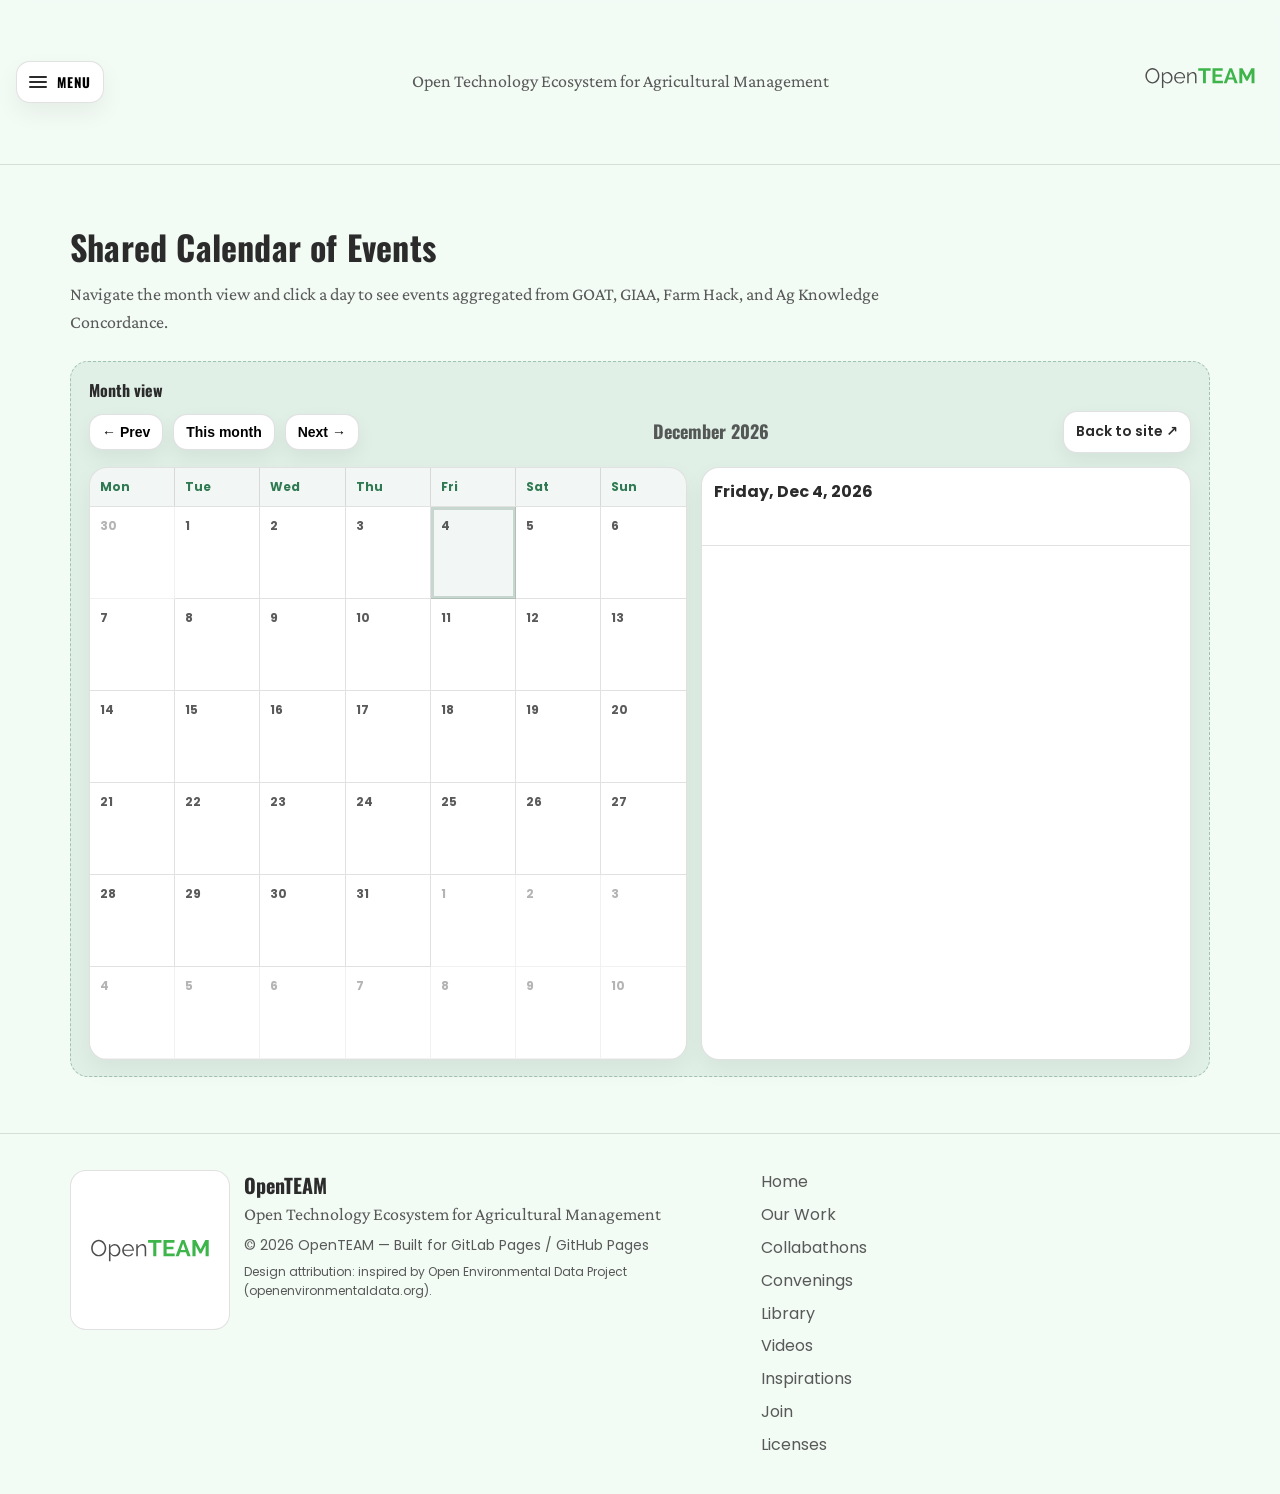
<file: calendar.html>
<!DOCTYPE html>

<html lang="en">
<head>
<meta charset="utf-8"/>
<meta content="width=device-width,initial-scale=1" name="viewport"/>
<title>OpenTEAM — Open Technology Ecosystem for Agricultural Management</title>
<meta content="OpenTEAM is a collaborative ecosystem of open-source tools, data practices, and community convenings that help farmers, ranchers, and land stewards manage land regeneratively." name="description"/>
<meta content="OpenTEAM" property="og:title"/>
<meta content="Open Technology Ecosystem for Agricultural Management" property="og:description"/>
<meta content="assets/bg_malawi.jpg" property="og:image"/>
<meta content="summary_large_image" name="twitter:card"/>
<link href="https://fonts.googleapis.com" rel="preconnect"/>
<link crossorigin="" href="https://fonts.gstatic.com" rel="preconnect"/>
<link href="https://fonts.googleapis.com/css2?family=Oswald:wght@300;400;600;700&amp;family=Crimson+Pro:ital,wght@0,300;0,400;0,600;1,400&amp;family=Poppins:wght@300;400;500;600;700&amp;display=swap" rel="stylesheet"/>
<link href="styles.css" rel="stylesheet"/>
</head>
<body id="top">
<a class="skip-link" href="#main">Skip to content</a>
<!-- OEDP-inspired: sticky header + over-left drawer -->
<header class="nav-shell" role="banner">
<button aria-controls="drawer" aria-expanded="false" class="menu-button" id="menuButton">
<span aria-hidden="true" class="menu-icon"><span></span></span>
<span class="menu-label">MENU</span>
</button>
<div class="nav-title">
<div class="nav-title-text">Open Technology Ecosystem for Agricultural Management</div>
</div>
<div aria-hidden="true" class="nav-logo">
<img alt="" src="assets/openteam_logo.svg"/>
</div>
</header>
<aside aria-hidden="true" class="drawer" id="drawer">
<div class="drawer-inner">
<div class="drawer-top">
<div class="drawer-mark">
<img alt="OpenTEAM logo" src="assets/openteam_logo.svg"/>
</div>
<div class="drawer-vertical">OpenTEAM</div>
<button aria-label="Close menu" class="drawer-close" id="drawerClose">✕</button>
</div>
<nav aria-label="Site" class="drawer-links">
<a class="drawer-link" href="index.html#home">HOME</a>
<a class="drawer-link" href="index.html#initiatives">INITIATIVES</a>
<a class="drawer-link" href="index.html#pilots">COLLABATHONS</a>
<a class="drawer-link" href="index.html#convenings">CONVENINGS</a>
<a class="drawer-link" href="index.html#library">TOOLS, COMMUNITIES &amp; PLATFORMS</a>
<a class="drawer-link" href="videos.html">VIDEOS</a>
<a class="drawer-link" href="index.html#reading">INSPIRATIONS</a>
<a class="drawer-link" href="index.html#join">JOIN</a>
<a class="drawer-link" href="licenses.html">LICENSES</a>
</nav>
<div class="drawer-meta">
<div class="drawer-meta-title">Contact</div>
<a class="drawer-meta-link" href="https://www.hylo.com/groups/openteamgroups/openteam" rel="noopener" target="_blank">Connect on Hylo ↗</a>
</div>
</div>
</aside>
<div aria-hidden="true" class="scrim" id="scrim"></div>
<main id="main">
<section class="section" id="calendar-page">
<div class="container">
<div class="section-head">
<h2>Shared Calendar of Events</h2>
<p>Navigate the month view and click a day to see events aggregated from GOAT, GIAA, Farm Hack, and Ag Knowledge Concordance.</p>
</div>
<div class="callout" style="margin-top: 14px;">
<div class="callout-title">Month view</div>
<div class="callout-body">
<div class="calpage-nav" style="display:flex; justify-content:space-between; align-items:center; gap:12px; flex-wrap:wrap; margin: 8px 0 14px 0;">
<div style="display:flex; gap:10px; flex-wrap:wrap;">
<button class="btn small" id="calPrev" type="button">← Prev</button>
<button class="btn small" id="calToday" type="button">This month</button>
<button class="btn small" id="calNext" type="button">Next →</button>
</div>
<div id="calMonthTitle" style="font-family: Oswald; font-weight:700; font-size: 18px;">...</div>
<div style="display:flex; gap:10px; flex-wrap:wrap;">
<a class="btn small" href="index.html#events">Back to site ↗</a>
</div>
</div>
<div class="calpage-layout" style="display:grid; grid-template-columns: 1.1fr 0.9fr; gap: 14px;">
<div class="panel" style="padding:0; overflow:hidden;">
<div id="calDow" style="display:grid; grid-template-columns: repeat(7, minmax(0,1fr)); border-bottom:1px solid var(--border);"></div>
<div id="calGrid" style="display:grid; grid-template-columns: repeat(7, minmax(0,1fr));"></div>
</div>
<div class="panel" style="padding:0; overflow:hidden;">
<div style="padding: 12px 12px; border-bottom:1px solid var(--border);">
<div id="calDayTitle" style="font-weight:700;">Select a day</div>
<div class="muted" id="calDaySub" style="margin-top: 4px;">Events will appear here.</div>
</div>
<div id="calDayList" style="padding: 12px 12px; display:grid; gap: 10px;"></div>
</div>
</div>
</div>
</div>
</div>
</section>
<style>
    @media (max-width: 980px){
      .calpage-layout{ grid-template-columns: 1fr !important; }
    }
    .calcell{
      min-height: 92px;
      padding: 10px;
      border-right:1px solid var(--border);
      border-bottom:1px solid var(--border);
      cursor:pointer;
      background: #fff;
    }
    .calcell:nth-child(7n){ border-right:none; }
    .calcell.other{ opacity: .45; }
    .calcell.selected{ outline: 3px solid rgba(45,106,79,0.22); outline-offset: -3px; background: rgba(45,106,79,0.06); }
    .calnum{ font-size: 12px; font-weight:700; color: var(--muted); }
    .caldots{ display:flex; gap:6px; flex-wrap:wrap; margin-top: 8px; }
    .caldot{ width: 8px; height:8px; border-radius: 99px; background: rgba(43,43,43,0.18); }
    .caldow{
      padding: 10px;
      font-size: 12px;
      font-weight: 700;
      color: var(--accent);
      background: rgba(45,106,79,0.06);
      border-right:1px solid var(--border);
    }
    .caldow:nth-child(7){ border-right:none; }
    .evitem{ border: 1px solid var(--border); border-radius: 16px; padding: 12px; background:#fff; }
    .evitem-title{ font-weight:700; }
    .evitem-when{ margin-top: 6px; font-size: 12px; color: var(--muted); }
    .evitem-tags{ display:flex; gap: 8px; flex-wrap:wrap; margin-top: 10px; }
    .evitem a{ text-decoration:none; color: var(--accent); font-weight:700; }
    .evitem a:hover{ text-decoration:underline; }
  </style>
<script>
    (function(){
      const DOW = ['Mon','Tue','Wed','Thu','Fri','Sat','Sun'];
      const els = {
        monthTitle: document.getElementById('calMonthTitle'),
        dow: document.getElementById('calDow'),
        grid: document.getElementById('calGrid'),
        dayTitle: document.getElementById('calDayTitle'),
        daySub: document.getElementById('calDaySub'),
        dayList: document.getElementById('calDayList'),
        prev: document.getElementById('calPrev'),
        next: document.getElementById('calNext'),
        today: document.getElementById('calToday'),
      };

      let events = [];
      let cursor = startOfMonth(new Date());
      let selected = null;

      function startOfMonth(d){
        return new Date(Date.UTC(d.getUTCFullYear(), d.getUTCMonth(), 1));
      }
      function monthLabel(d){
        return d.toLocaleString(undefined, { month:'long', year:'numeric' });
      }
      function ymd(d){
        const yyyy = d.getUTCFullYear();
        const mm = String(d.getUTCMonth()+1).padStart(2,'0');
        const dd = String(d.getUTCDate()).padStart(2,'0');
        return `${yyyy}-${mm}-${dd}`;
      }
      function sameDay(a,b){ return ymd(a) === ymd(b); }

      function eventsOnDay(day){
        const k = ymd(day);
        return events.filter(e => (e.start||'').slice(0,10) === k)
          .sort((a,b)=> new Date(a.start).getTime() - new Date(b.start).getTime());
      }

      function renderSelected(){
        if(!selected) return;
        const evs = eventsOnDay(selected);
        els.dayTitle.textContent = selected.toLocaleString(undefined, { weekday:'long', year:'numeric', month:'short', day:'numeric' });
        els.daySub.textContent = evs.length ? `${evs.length} event(s)` : 'No events on this day.';
        els.dayList.innerHTML = evs.map(ev => {
          const t = new Date(ev.start).toLocaleTimeString(undefined, { hour:'2-digit', minute:'2-digit' });
          const tags = [ev.source, ...(ev.tags||[])].filter(Boolean).slice(0,4)
            .map(x=>`<span class="wg-pill">${escapeHtml(x)}</span>`).join('');
          return `
            <div class="evitem">
              <div class="evitem-title">${escapeHtml(ev.title||'Untitled event')}</div>
              <div class="evitem-when">${escapeHtml(t)}${ev.location ? ' • ' + escapeHtml(ev.location) : ''}</div>
              <div class="evitem-tags">${tags}</div>
              <div style="margin-top:10px;">${ev.url ? `<a href="${escapeHtml(ev.url)}" target="_blank" rel="noopener">Open event ↗</a>` : ''}</div>
            </div>`;
        }).join('');
      }

      function escapeHtml(s){
        return (s ?? '').toString()
          .replaceAll('&','&amp;')
          .replaceAll('<','&lt;')
          .replaceAll('>','&gt;')
          .replaceAll('"','&quot;')
          .replaceAll("'",'&#039;');
      }

      function render(){
        els.monthTitle.textContent = monthLabel(cursor);
        els.dow.innerHTML = DOW.map((d,i)=>`<div class="caldow">${d}</div>`).join('');

        const first = new Date(Date.UTC(cursor.getUTCFullYear(), cursor.getUTCMonth(), 1));
        const firstDow = (first.getUTCDay()+6)%7; // Mon=0
        const gridStart = new Date(first);
        gridStart.setUTCDate(first.getUTCDate() - firstDow);

        const days = [];
        for(let i=0;i<42;i++){
          const d = new Date(gridStart);
          d.setUTCDate(gridStart.getUTCDate()+i);
          days.push(d);
        }

        els.grid.innerHTML = days.map(d => {
          const isOther = d.getUTCMonth() !== cursor.getUTCMonth();
          const evs = eventsOnDay(d);
          const dots = evs.slice(0,5).map(()=>`<span class="caldot"></span>`).join('');
          const sel = selected && sameDay(d, selected);
          return `<div class="calcell ${isOther?'other':''} ${sel?'selected':''}" data-ymd="${ymd(d)}">
            <div class="calnum">${d.getUTCDate()}</div>
            <div class="caldots">${dots}</div>
          </div>`;
        }).join('');

        els.grid.querySelectorAll('.calcell').forEach(cell => {
          cell.addEventListener('click', () => {
            const [Y,M,D] = cell.getAttribute('data-ymd').split('-').map(Number);
            selected = new Date(Date.UTC(Y, M-1, D));
            renderSelected();
            render();
          });
        });

        if(!selected){
          const now = new Date();
          if(now.getUTCMonth()===cursor.getUTCMonth() && now.getUTCFullYear()===cursor.getUTCFullYear()){
            selected = new Date(Date.UTC(now.getUTCFullYear(), now.getUTCMonth(), now.getUTCDate()));
            renderSelected();
            render();
          }
        }
      }

      els.prev.addEventListener('click', () => { cursor = new Date(Date.UTC(cursor.getUTCFullYear(), cursor.getUTCMonth()-1, 1)); selected = null; render(); });
      els.next.addEventListener('click', () => { cursor = new Date(Date.UTC(cursor.getUTCFullYear(), cursor.getUTCMonth()+1, 1)); selected = null; render(); });
      els.today.addEventListener('click', () => { cursor = startOfMonth(new Date()); selected = null; render(); });

      fetch('data/events.json', { cache:'no-store' })
        .then(r => r.ok ? r.json() : Promise.reject(new Error('events.json not found')))
        .then(json => { events = Array.isArray(json) ? json : (json.items || []); render(); })
        .catch(err => { console.error(err); els.monthTitle.textContent = 'Could not load events.'; });
    })();
  </script>
</main>
<footer class="footer">
<div class="container footer-grid">
<div class="footer-brand">
<img alt="OpenTEAM logo" class="footer-logo" src="assets/openteam_logo.svg"/>
<div>
<div class="footer-title">OpenTEAM</div>
<div class="footer-subtitle">Open Technology Ecosystem for Agricultural Management</div>
<div class="footer-meta">© <span id="year"></span> OpenTEAM — Built for GitLab Pages / GitHub Pages</div>
<div class="footer-meta small">Design attribution: inspired by Open Environmental Data Project (openenvironmentaldata.org).</div>
</div>
</div>
<div class="footer-links">
<a href="index.html#home">Home</a>
<a href="index.html#initiatives">Our Work</a>
<a href="index.html#pilots">Collabathons</a>
<a href="index.html#convenings">Convenings</a>
<a href="index.html#library">Library</a>
<a href="videos.html">Videos</a>
<a href="index.html#reading">Inspirations</a>
<a href="index.html#join">Join</a>
<a href="licenses.html">Licenses</a>
</div>
</div>
</footer>
<script src="script.js"></script>
</body>
</html>
</file>
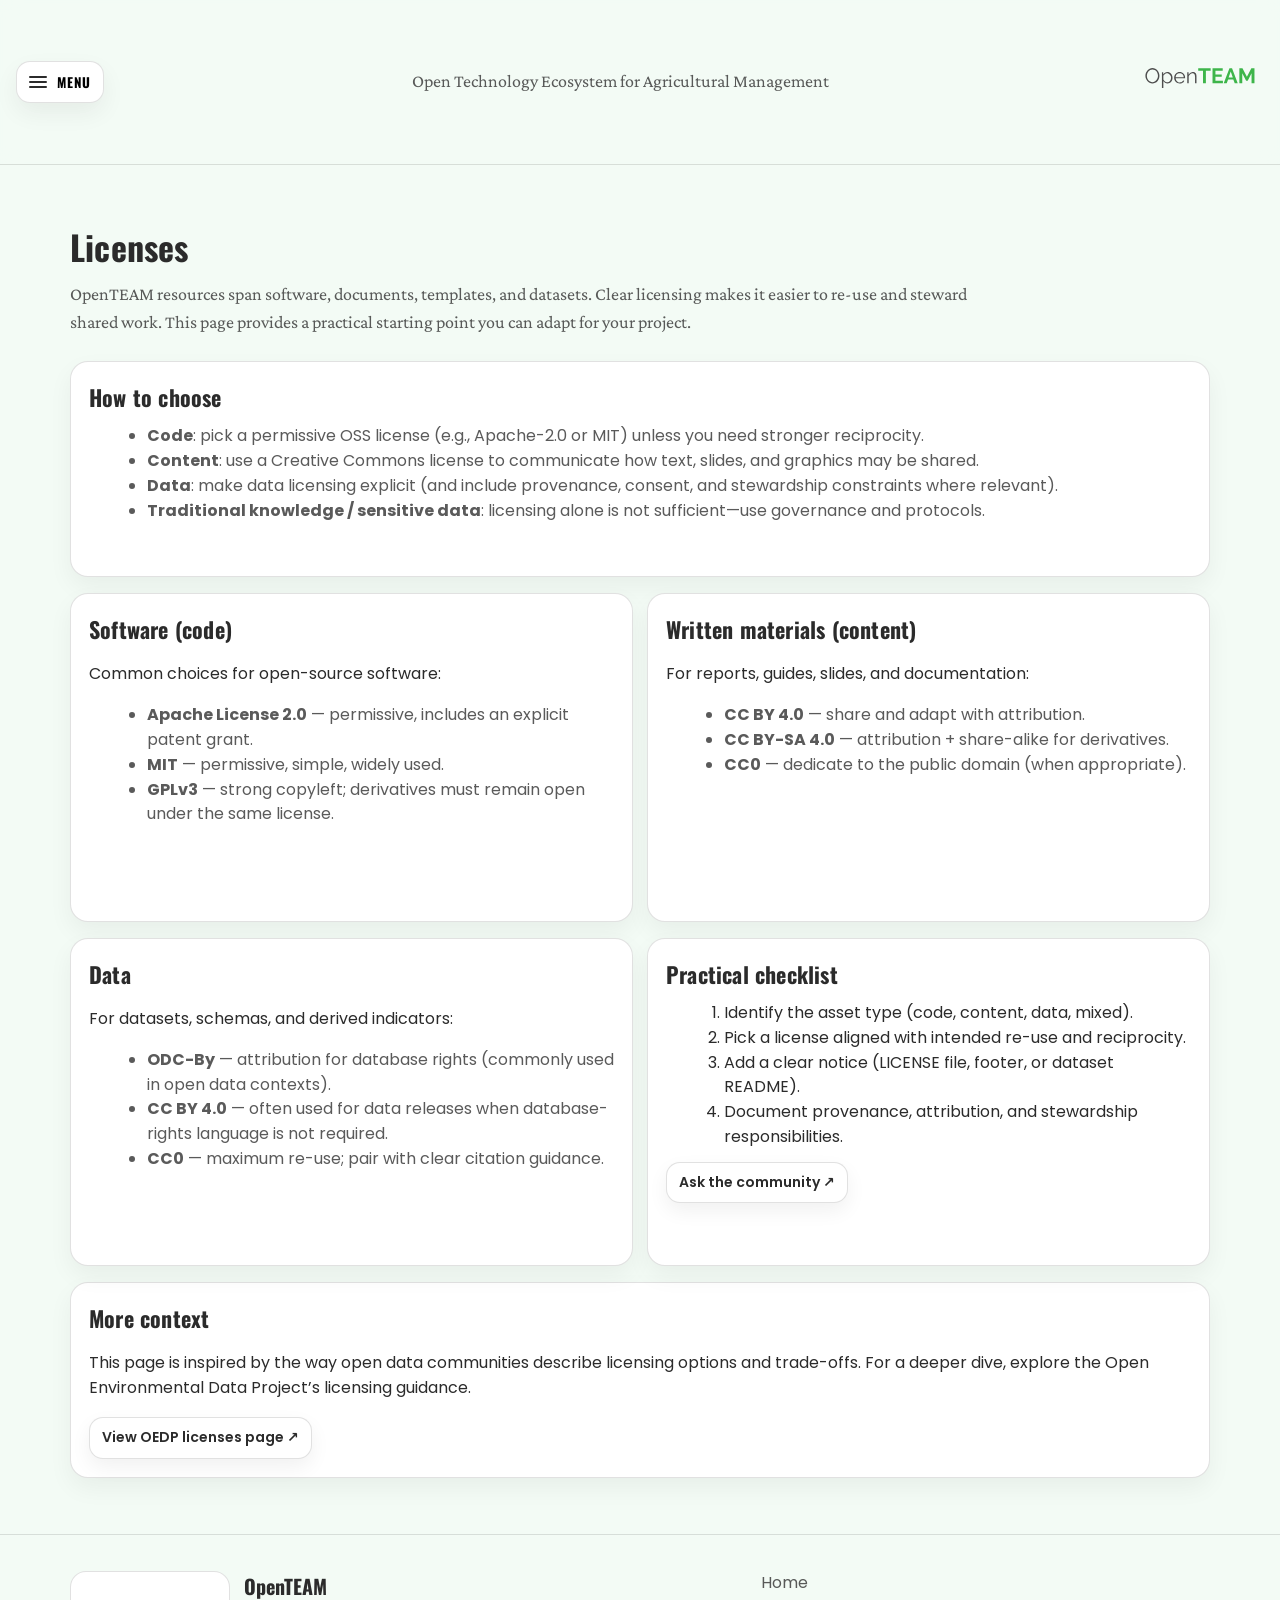
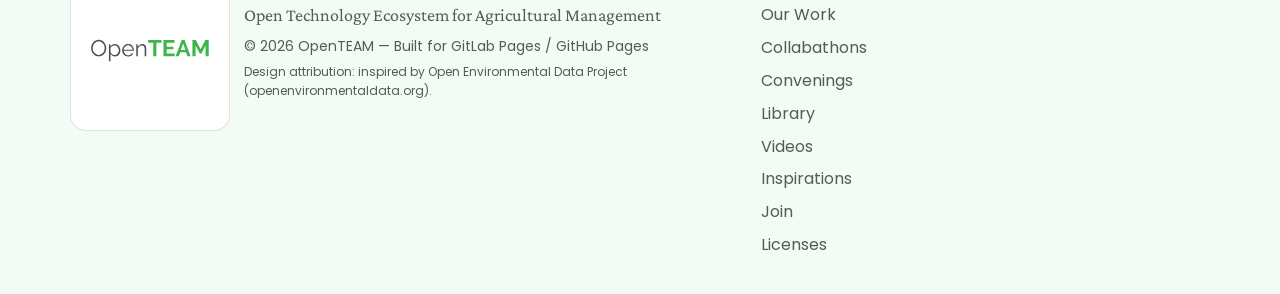
<file: licenses.html>
<!DOCTYPE html>

<html lang="en">
<head>
<meta charset="utf-8"/>
<meta content="width=device-width,initial-scale=1" name="viewport"/>
<title>OpenTEAM — Licenses</title>
<meta content="OpenTEAM licensing guidance for code, content, and data, adapted from common open licensing practices." name="description"/>
<meta content="OpenTEAM Licenses" property="og:title"/>
<meta content="Licenses and re-use guidance for OpenTEAM resources" property="og:description"/>
<meta content="assets/bg_malawi.jpg" property="og:image"/>
<meta content="summary_large_image" name="twitter:card"/>
<link href="https://fonts.googleapis.com" rel="preconnect"/>
<link crossorigin="" href="https://fonts.gstatic.com" rel="preconnect"/>
<link href="https://fonts.googleapis.com/css2?family=Oswald:wght@300;400;600;700&amp;family=Crimson+Pro:ital,wght@0,300;0,400;0,600;1,400&amp;family=Poppins:wght@300;400;500;600;700&amp;display=swap" rel="stylesheet"/>
<link href="styles.css" rel="stylesheet"/>
</head>
<body id="top">
<a class="skip-link" href="#main">Skip to content</a>
<header class="nav-shell" role="banner">
<button aria-controls="drawer" aria-expanded="false" class="menu-button" id="menuButton">
<span aria-hidden="true" class="menu-icon"><span></span></span>
<span class="menu-label">MENU</span>
</button>
<div class="nav-title">
<div class="nav-title-text">Open Technology Ecosystem for Agricultural Management</div>
</div>
<div aria-hidden="true" class="nav-logo">
<img alt="" src="assets/openteam_logo.svg"/>
</div>
</header>
<aside aria-hidden="true" class="drawer" id="drawer">
<div class="drawer-inner">
<div class="drawer-top">
<div class="drawer-mark">
<img alt="OpenTEAM logo" src="assets/openteam_logo.svg"/>
</div>
<div class="drawer-vertical">OpenTEAM</div>
<button aria-label="Close menu" class="drawer-close" id="drawerClose">✕</button>
</div>
<nav aria-label="Site" class="drawer-links">
<a class="drawer-link" href="index.html#home">HOME</a>
<a class="drawer-link" href="index.html#initiatives">INITIATIVES</a>
<a class="drawer-link" href="index.html#pilots">COLLABATHONS</a>
<a class="drawer-link" href="index.html#convenings">CONVENINGS</a>
<a class="drawer-link" href="index.html#library">TOOLS, COMMUNITIES &amp; PLATFORMS</a>
<a class="drawer-link" href="index.html#reading">INSPIRATIONS</a>
<a class="drawer-link" href="index.html#join">JOIN</a>
<a class="drawer-link" href="videos.html">VIDEOS</a>
<a class="drawer-link" href="licenses.html">LICENSES</a>
</nav>
<div class="drawer-meta">
<div class="drawer-meta-title">Contact</div>
<a class="drawer-meta-link" href="https://www.hylo.com/groups/openteamgroups/openteam" rel="noopener" target="_blank">Connect on Hylo ↗</a>
</div>
</div>
</aside>
<div aria-hidden="true" class="scrim" id="scrim"></div>
<main id="main">
<section class="section" id="licenses-page">
<div class="container">
<div class="section-head">
<h2>Licenses</h2>
<p>
            OpenTEAM resources span software, documents, templates, and datasets. Clear licensing makes it easier to re-use and steward shared work.
            This page provides a practical starting point you can adapt for your project.
          </p>
</div>
<article class="panel" style="margin-top: 14px;">
<h3 style="margin-top:0;">How to choose</h3>
<ul style="margin: 10px 0 0 18px;">
<li><strong>Code</strong>: pick a permissive OSS license (e.g., Apache-2.0 or MIT) unless you need stronger reciprocity.</li>
<li><strong>Content</strong>: use a Creative Commons license to communicate how text, slides, and graphics may be shared.</li>
<li><strong>Data</strong>: make data licensing explicit (and include provenance, consent, and stewardship constraints where relevant).</li>
<li><strong>Traditional knowledge / sensitive data</strong>: licensing alone is not sufficient—use governance and protocols.</li>
</ul>
<div class="muted" style="margin-top: 10px;">
            Note: This is guidance, not legal advice. If you have questions about compliance or rights, consult counsel.
          </div>
</article>
<div class="split" style="margin-top: 16px;">
<article class="panel">
<h3>Software (code)</h3>
<p>Common choices for open-source software:</p>
<ul style="margin: 10px 0 0 18px;">
<li><strong>Apache License 2.0</strong> — permissive, includes an explicit patent grant.</li>
<li><strong>MIT</strong> — permissive, simple, widely used.</li>
<li><strong>GPLv3</strong> — strong copyleft; derivatives must remain open under the same license.</li>
</ul>
<p class="muted" style="margin-top: 10px;">Include a LICENSE file in your repository and add SPDX identifiers (e.g., <code>Apache-2.0</code>).</p>
</article>
<article class="panel">
<h3>Written materials (content)</h3>
<p>For reports, guides, slides, and documentation:</p>
<ul style="margin: 10px 0 0 18px;">
<li><strong>CC BY 4.0</strong> — share and adapt with attribution.</li>
<li><strong>CC BY-SA 4.0</strong> — attribution + share-alike for derivatives.</li>
<li><strong>CC0</strong> — dedicate to the public domain (when appropriate).</li>
</ul>
<p class="muted" style="margin-top: 10px;">If you include third-party images or text, ensure you have rights to relicense them.</p>
</article>
</div>
<div class="split" style="margin-top: 16px;">
<article class="panel">
<h3>Data</h3>
<p>For datasets, schemas, and derived indicators:</p>
<ul style="margin: 10px 0 0 18px;">
<li><strong>ODC-By</strong> — attribution for database rights (commonly used in open data contexts).</li>
<li><strong>CC BY 4.0</strong> — often used for data releases when database-rights language is not required.</li>
<li><strong>CC0</strong> — maximum re-use; pair with clear citation guidance.</li>
</ul>
<p class="muted" style="margin-top: 10px;">Always include metadata: who created it, when, how collected, and any constraints.</p>
</article>
<article class="panel">
<h3>Practical checklist</h3>
<ol style="margin: 10px 0 0 18px;">
<li>Identify the asset type (code, content, data, mixed).</li>
<li>Pick a license aligned with intended re-use and reciprocity.</li>
<li>Add a clear notice (LICENSE file, footer, or dataset README).</li>
<li>Document provenance, attribution, and stewardship responsibilities.</li>
</ol>
<div style="margin-top: 12px;">
<a class="btn small" href="index.html#join">Ask the community ↗</a>
</div>
</article>
</div>
<article class="panel" style="margin-top: 16px;">
<h3 style="margin-top:0;">More context</h3>
<p>
            This page is inspired by the way open data communities describe licensing options and trade-offs.
            For a deeper dive, explore the Open Environmental Data Project’s licensing guidance.
          </p>
<div style="margin-top: 12px;">
<a class="btn small" href="https://www.openenvironmentaldata.org/licenses" rel="noopener" target="_blank">View OEDP licenses page ↗</a>
</div>
</article>
</div>
</section>
</main>
<footer class="footer">
<div class="container footer-grid">
<div class="footer-brand">
<img alt="OpenTEAM logo" class="footer-logo" src="assets/openteam_logo.svg"/>
<div>
<div class="footer-title">OpenTEAM</div>
<div class="footer-subtitle">Open Technology Ecosystem for Agricultural Management</div>
<div class="footer-meta">© <span id="year"></span> OpenTEAM — Built for GitLab Pages / GitHub Pages</div>
<div class="footer-meta small">Design attribution: inspired by Open Environmental Data Project (openenvironmentaldata.org).</div>
</div>
</div>
<div class="footer-links">
<a href="index.html#home">Home</a>
<a href="index.html#initiatives">Our Work</a>
<a href="index.html#pilots">Collabathons</a>
<a href="index.html#convenings">Convenings</a>
<a href="index.html#library">Library</a>
<a href="videos.html">Videos</a>
<a href="index.html#reading">Inspirations</a>
<a href="index.html#join">Join</a>
<a href="licenses.html">Licenses</a>
</div>
</div>
</footer>
<script src="script.js"></script>
</body>
</html>
</file>
<file: styles.css>
/* OEDP-inspired layout + typography, adapted for OpenTEAM on GitLab/GitHub Pages */
:root{
  /* Light green theme */
  --bg: #f3fbf5;
  --bg-alt: #e7f5ea;
  --text: #2b2b2b;
  --muted: rgba(43,43,43,0.78);
  --border: rgba(43,43,43,0.14);
  --shadow: 0 14px 40px rgba(0,0,0,0.08);

  /* Accent greens (slightly lighter for more pop on pale background) */
  --accent: #2f7a52;
  --accent-2: #4fb57c;

  --menu-bg: #2b2b2b;
  --menu-text: #ffffff;

  --radius: 18px;
  --container: 1140px;
  --space-2: 16px;
  --space-3: 24px;
  --space-4: 36px;
  --space-5: 56px;
}

*{box-sizing:border-box}
html{scroll-behavior:smooth}
body{
  margin:0;
  background:var(--bg);
  color:var(--text);
  font-family: "Poppins", system-ui, -apple-system, Segoe UI, Roboto, Helvetica, Arial;
  line-height:1.55;
}
a{color:var(--text); text-decoration-color: rgba(43,43,43,0.35); text-underline-offset: 2px;}
a:hover{opacity:0.92}
h2, h3{font-family: "Oswald", system-ui, sans-serif; letter-spacing: 0.2px;}
h2{font-size: 34px; margin:0 0 8px 0;}
h3{font-size: 22px; margin:0 0 10px 0;}

.container{
  width:min(var(--container), calc(100% - 2*var(--space-3)));
  margin-inline:auto;
}
.skip-link{
  position:absolute; left:-9999px; top:auto; width:1px; height:1px; overflow:hidden;
}
.skip-link:focus{
  left: var(--space-3); top: var(--space-3);
  width:auto; height:auto; padding: 10px 12px;
  background: white; border:1px solid var(--border); border-radius: 12px; z-index: 1000;
}

/* NAV */
.nav-shell{
  position:sticky;
  top:0;
  z-index: 60;
  display:flex;
  align-items:center;
  justify-content:space-between;
  padding: 14px 16px;
  background: rgba(243,251,245,0.86);
  backdrop-filter: blur(10px);
  border-bottom: 1px solid var(--border);
}
.menu-button{
  display:flex; align-items:center; gap: 10px;
  border: 1px solid var(--border);
  background: white;
  padding: 10px 12px;
  border-radius: 14px;
  box-shadow: 0 10px 24px rgba(0,0,0,0.06);
  cursor:pointer;
}
.menu-icon{
  width: 18px; height: 12px; position:relative; display:inline-block;
}
.menu-icon::before, .menu-icon::after, .menu-icon span{
  content:"";
  position:absolute; left:0; right:0;
  height:2px; background: var(--text); border-radius: 2px;
}
.menu-icon::before{top:0}
.menu-icon::after{bottom:0}
.menu-icon span{top:50%; transform: translateY(-50%);}
.menu-label{
  font-family: "Oswald", system-ui, sans-serif;
  font-weight:700;
  letter-spacing: 0.08em;
}
.nav-title-text{
  font-family: "Crimson Pro", serif;
  font-size: 18px;
  color: var(--muted);
}
.nav-logo img{
  width: 128px; height: 128px;
  object-fit: contain;
}

/* Drawer */
.drawer{
  position:fixed;
  top:0; left:0;
  width: 360px;
  max-width: 86vw;
  height: 100vh;
  background: var(--menu-bg);
  color: var(--menu-text);
  transform: translateX(-110%);
  transition: transform 240ms ease;
  z-index: 100;
  border-right: 1px solid rgba(255,255,255,0.12);
}
.drawer.open{transform: translateX(0);}
.drawer-inner{height:100%; padding: 18px 18px 22px 18px; display:flex; flex-direction:column; gap: 18px;}
.drawer-top{
  display:flex; align-items:flex-start; justify-content:space-between; gap: 12px;
  position:relative;
}
.drawer-mark img{
  width: 96px; height: 96px; object-fit: contain;
  background: rgba(255,255,255,0.92);
  border-radius: 18px;
  padding: 10px;
}
.drawer-close{
  border: 1px solid rgba(255,255,255,0.18);
  background: transparent;
  color: var(--menu-text);
  border-radius: 12px;
  padding: 8px 10px;
  cursor:pointer;
  font-size: 16px;
}
.drawer-vertical{
  position:absolute;
  left: 108px;
  top: 10px;
  writing-mode: vertical-rl;
  transform: rotate(180deg);
  font-family: "Oswald", system-ui, sans-serif;
  letter-spacing: 0.10em;
  text-transform: uppercase;
  font-size: 12px;
  color: rgba(255,255,255,0.86);
  pointer-events:none;
}
.drawer-links{
  display:flex;
  flex-direction:column;
  gap: 10px;
  margin-top: 8px;
}
.drawer-link{
  display:block;
  padding: 12px 12px;
  border-radius: 14px;
  color: var(--menu-text);
  text-decoration:none;
  font-family: "Oswald", system-ui, sans-serif;
  font-weight: 700;
  letter-spacing: 0.06em;
}
.drawer-link:hover{background: rgba(255,255,255,0.08); opacity:1;}
.drawer-meta{margin-top:auto; padding-top: 12px; border-top: 1px solid rgba(255,255,255,0.12);}
.drawer-meta-title{font-family:"Oswald"; letter-spacing: 0.08em; text-transform: uppercase; font-size: 12px; color: rgba(255,255,255,0.78);}
.drawer-meta-link{display:inline-block; margin-top: 6px; color: rgba(255,255,255,0.95); text-decoration:none;}
.drawer-meta-link:hover{opacity:0.9;}

.scrim{
  position:fixed;
  inset:0;
  background: rgba(0,0,0,0.35);
  opacity:0;
  pointer-events:none;
  transition: opacity 200ms ease;
  z-index: 90;
}
.scrim.open{opacity:1; pointer-events:auto;}

/* HERO */
.hero{padding: var(--space-5) 0;}
.hero-grid{
  display:grid;
  grid-template-columns: 1.05fr 0.95fr;
  gap: var(--space-4);
  align-items:start;
}
.feature-head{
  font-family: "Oswald", system-ui, sans-serif;
  font-weight: 700;
  font-size: clamp(34px, 4vw, 54px);
  line-height: 1.05;
  margin:0 0 var(--space-2) 0;
}
.feature-sub{
  margin:0 0 var(--space-3) 0;
  color: var(--muted);
  font-family: "Crimson Pro", serif;
  font-size: 19px;
  max-width: 68ch;
}
.hero-ctas{display:flex; gap: 12px; flex-wrap:wrap; margin-bottom: var(--space-3);}
.btn{
  display:inline-flex;
  align-items:center;
  justify-content:center;
  padding: 10px 14px;
  border-radius: 14px;
  border: 1px solid var(--border);
  background: white;
  text-decoration:none;
  font-weight: 600;
  box-shadow: 0 8px 20px rgba(0,0,0,0.06);
}
.btn.primary{
  color: white;
  border: 1px solid rgba(0,0,0,0.05);
  background: linear-gradient(180deg, var(--accent-2), var(--accent));
}
.btn.small{padding: 9px 12px; font-size: 14px;}
.hero-notes{display:grid; grid-template-columns: 1fr 1fr; gap: 12px;}
.note{
  background: rgba(255,255,255,0.72);
  border: 1px solid var(--border);
  border-radius: var(--radius);
  padding: 14px;
}
.note-title{font-family:"Oswald"; font-weight:700; letter-spacing:0.02em;}
.note-body{color: var(--muted); font-size: 14px;}

.tile-grid{
  display:grid;
  grid-template-columns: 1fr 1fr;
  gap: 12px;
}
.tile{
  display:block;
  border: 1px solid rgba(255,255,255,0.15);
  border-radius: var(--radius);
  padding: 16px;
  text-decoration:none;
  color: white;
  position:relative;
  overflow:hidden;
  box-shadow: var(--shadow);
  min-height: 132px;
}
.tile::before{
  content:"";
  position:absolute; inset:0;
  background: rgba(0,0,0,0.38);
}
.tile > *{position:relative; z-index:1;}
.tile-top{display:flex; align-items:flex-start; justify-content:space-between; gap: 10px;}
.tile-title{font-family:"Oswald"; font-size: 20px; font-weight:700;}
.tile-arrow{font-size: 18px;}
.tile-desc{margin-top: 8px; color: rgba(255,255,255,0.90); font-size: 13px; line-height:1.35;}
.hero-caption{
  margin-top: 12px;
  padding: 14px 16px;
  border-radius: var(--radius);
  background: white;
  border: 1px solid var(--border);
  color: var(--muted);
  box-shadow: 0 10px 24px rgba(0,0,0,0.05);
}

/* Background tiles */
.tile-covercrop{background: url("assets/bg_covercrop.jpg") center/cover no-repeat;}
.tile-mycelium{background: url("assets/bg_mycelium.jpg") center/cover no-repeat;}
.tile-fieldpatterns{background: url("assets/bg_fieldpatterns.jpg") center/cover no-repeat;}
.tile-malawi{background: url("assets/bg_malawi.jpg") center/cover no-repeat;}

/* Sections */
.section{padding: var(--space-5) 0;}
.section.alt{background: var(--bg-alt); border-top: 1px solid var(--border); border-bottom: 1px solid var(--border);}
.section-head p{margin: 0; color: var(--muted); max-width: 90ch; font-family:"Crimson Pro", serif; font-size: 18px;}
.section-head{margin-bottom: var(--space-3);}

.cards{
  display:grid;
  grid-template-columns: repeat(4, 1fr);
  gap: 14px;
}
.cards.two{grid-template-columns: repeat(2, 1fr);}
.card{
  border: 1px solid rgba(255,255,255,0.15);
  border-radius: var(--radius);
  padding: 18px;
  box-shadow: 0 10px 24px rgba(0,0,0,0.06);
  position:relative;
  overflow:hidden;
  color: white;
  min-height: 210px;
}
.card::before{
  content:"";
  position:absolute; inset:0;
  background: rgba(0,0,0,0.45);
}
.card > *{position:relative; z-index:1;}
.card p{margin: 0 0 10px 0;}
.muted{color: rgba(255,255,255,0.86);}

/* Background cards */
.card-covercrop{background: url("assets/bg_covercrop.jpg") center/cover no-repeat;}
.card-mycelium{background: url("assets/bg_mycelium.jpg") center/cover no-repeat;}
.card-fieldpatterns{background: url("assets/bg_fieldpatterns.jpg") center/cover no-repeat;}
.card-malawi{background: url("assets/bg_malawi.jpg") center/cover no-repeat;}

.split{
  display:grid;
  grid-template-columns: 1fr 1fr;
  gap: 14px;
}
.panel{
  background: white;
  border: 1px solid var(--border);
  border-radius: var(--radius);
  padding: 18px;
  box-shadow: 0 10px 24px rgba(0,0,0,0.05);
  color: var(--text);
}
.panel ul{margin: 10px 0 0 18px; color: var(--muted);}
.callout{
  margin-top: var(--space-3);
  padding: 16px 18px;
  border-radius: var(--radius);
  border: 1px dashed rgba(45,106,79,0.35);
  background: rgba(64,145,108,0.10);
}
.callout-title{font-family:"Oswald"; font-weight:700;}
.callout-body{color: var(--muted); margin-top: 6px;}

/* Higher-contrast helper text in Collabathons & Current Work */
#pilots .section-head .muted{ color: rgba(43,43,43,0.92); }
#pilots .panel-help .muted{ color: rgba(43,43,43,0.94); }
#pilots .wg-project-cards__head .muted{ color: rgba(43,43,43,0.90); }

/* Make the help bubble read more clearly on the light green theme */
#pilots .panel.panel-help{
  border: 1px dashed rgba(47,122,82,0.35);
  background: rgba(79,181,124,0.10);
}

/* Stronger contrast for the email CTAs in the Join section */
#join a.btn.small{
  color: #ffffff;
  border: 1px solid rgba(0,0,0,0.06);
  background: linear-gradient(180deg, var(--accent-2), var(--accent));
  box-shadow: 0 12px 26px rgba(0,0,0,0.12);
}
#join a.btn.small:hover{ filter: brightness(1.02); opacity: 1; }

.events{display:grid; gap: 12px;}
.event{
  display:grid;
  grid-template-columns: 90px 1fr;
  gap: 14px;
  align-items:center;
  background: white;
  border: 1px solid var(--border);
  border-radius: var(--radius);
  padding: 14px;
  box-shadow: 0 10px 24px rgba(0,0,0,0.05);
}
.event-date{
  border-radius: 16px;
  border: 1px solid rgba(45,106,79,0.25);
  background: rgba(45,106,79,0.06);
  padding: 10px 10px;
  text-align:center;
}
.event-month{font-size: 12px; letter-spacing: 0.3px; color: var(--accent); font-family:"Oswald"; font-weight:700;}
.event-day{font-size: 22px; font-family:"Oswald"; font-weight:700;}
.event-body h3{margin:0 0 4px 0;}
.event-body p{margin:0; color: var(--muted);}

/* Footer */
.footer{
  border-top: 1px solid var(--border);
  padding: var(--space-4) 0;
  background: var(--bg);
}
.footer-grid{
  display:grid;
  grid-template-columns: 1.2fr 0.8fr;
  gap: 18px;
  align-items:start;
}
.footer-brand{display:flex; gap: 14px; align-items:flex-start;}
.footer-logo{width: 160px; height: 160px; object-fit: contain; background: white; border: 1px solid var(--border); border-radius: 16px; padding: 10px;}
.footer-title{font-family:"Oswald"; font-weight:700; font-size: 20px;}
.footer-subtitle{color: var(--muted); font-family:"Crimson Pro"; font-size: 18px;}
.footer-meta{margin-top: 6px; color: var(--muted); font-size: 14px;}
.footer-meta.small{font-size: 12px;}
.footer-links{display:flex; flex-direction:column; gap: 8px;}
.footer-links a{color: var(--muted); text-decoration:none;}
.footer-links a:hover{color: var(--text); opacity:1;}

/* Responsive */
@media (max-width: 980px){
  .hero-grid{grid-template-columns: 1fr; gap: var(--space-3);}
  .cards{grid-template-columns: 1fr 1fr;}
  .cards.two{grid-template-columns: 1fr;}
  .split{grid-template-columns: 1fr;}
  .tile-grid{grid-template-columns: 1fr 1fr;}
  .footer-grid{grid-template-columns: 1fr;}
}
@media (max-width: 640px){
  .nav-title{display:none;}
  .hero-notes{grid-template-columns: 1fr;}
  .tile-grid{grid-template-columns: 1fr;}
  .cards{grid-template-columns: 1fr;}
  .event{grid-template-columns: 1fr; }
  .event-date{width: 110px;}
}


/* Ensure links are readable on image cards */
.card a{color:#ffffff; text-decoration-color: rgba(255,255,255,0.65);} .card a:hover{opacity:0.92;}



/* ===== Scrolling cards (Projects / Tool-Community-Platform / Attributions) ===== */
.wg-project-cards{ margin-top: 18px; }
.wg-project-cards__head h3{ margin:0 0 6px 0; }
.wg-project-cards__wrap{ position: relative; }

.wg-project-cards__rail,
.tcp-rail,
.attr-rail{
  display:grid;
  grid-auto-flow: column;
  gap: 12px;
  overflow-x: auto;
  padding: 6px 2px 10px 2px;
  scroll-snap-type: x mandatory;
  scroll-padding: 8px;
  -webkit-overflow-scrolling: touch;
}
.wg-project-cards__rail{ grid-auto-columns: minmax(250px, 280px); }
.tcp-rail{ grid-auto-columns: minmax(220px, 260px); }
.attr-rail{ grid-auto-columns: minmax(180px, 220px); }

.wg-project-cards__rail::-webkit-scrollbar,
.tcp-rail::-webkit-scrollbar,
.attr-rail::-webkit-scrollbar{ height: 10px; }
.wg-project-cards__rail::-webkit-scrollbar-track,
.tcp-rail::-webkit-scrollbar-track,
.attr-rail::-webkit-scrollbar-track{ background: transparent; }
.wg-project-cards__rail::-webkit-scrollbar-thumb,
.tcp-rail::-webkit-scrollbar-thumb,
.attr-rail::-webkit-scrollbar-thumb{
  background: rgba(43,43,43,0.16);
  border-radius: 999px;
}

.wg-edge-arrow{
  position:absolute;
  top:50%;
  transform: translateY(-50%);
  width:40px; height:44px;
  border-radius: 14px;
  border: 1px solid var(--border);
  background: rgba(255,255,255,0.78);
  color: var(--text);
  font-size: 22px;
  line-height: 1;
  cursor: pointer;
  z-index: 3;
  display:inline-flex;
  align-items:center;
  justify-content:center;
  box-shadow: 0 10px 20px rgba(0,0,0,0.08);
}
.wg-edge-arrow:hover{ background: rgba(255,255,255,0.92); }
.wg-edge-arrow:disabled{ opacity:0.35; cursor: default; }
.wg-edge-arrow--left{ left: 6px; }
.wg-edge-arrow--right{ right: 6px; }

.wg-rail-fade{
  position:absolute;
  top:0; bottom:0;
  width:46px;
  pointer-events:none;
  z-index:2;
}
.wg-rail-fade--left{
  left:0;
  background: linear-gradient(to right, var(--bg-alt), rgba(242,243,235,0));
}
.wg-rail-fade--right{
  right:0;
  background: linear-gradient(to left, var(--bg-alt), rgba(242,243,235,0));
}

/* Project cards */
.wg-project-card{
  scroll-snap-align: start;
  border-radius: var(--radius);
  border: 1px solid var(--border);
  background: #fff;
  box-shadow: var(--shadow);
  overflow:hidden;
  position: relative;
}
.wg-project-card::before{
  content:"";
  position:absolute;
  top:10px;
  left:10px;
  width:28px;
  height:28px;
  border-radius: 10px;
  border: 1px solid var(--border);
  background-color: rgba(43,43,43,0.03);
  /* Collabathon icon source (used as a sprite-like header graphic) */
  background-image: url('https://openteam.community/wp-content/uploads/2021/07/Collab_Header-768x230.png');
  background-repeat: no-repeat;
  /* Scale down the banner and “crop” to the left-most icon */
  background-size: 210px auto;
  background-position: 6px 50%;
}
.wg-project-card__top{ padding: 12px 12px 10px 48px; display:grid; gap:10px; }
.wg-project-card__name{ margin:0; font-size:14px; line-height:1.25; }
.wg-project-card__one-liner{ margin:0; font-size:12.5px; color: var(--muted); line-height:1.35; }
.wg-project-card__meta{ display:flex; flex-wrap:wrap; gap:6px; }
.wg-pill{
  font-size: 11px;
  padding: 5px 8px;
  border-radius: 999px;
  border: 1px solid var(--border);
  background: rgba(43,43,43,0.03);
  white-space: nowrap;
}
.wg-project-card__details{ border-top: 1px solid var(--border); background: rgba(43,43,43,0.02); }
.wg-project-card__summary{
  list-style:none;
  cursor:pointer;
  display:flex;
  justify-content:space-between;
  align-items:center;
  gap:10px;
  padding: 10px 12px;
  font-size: 12.5px;
  user-select:none;
}
.wg-project-card__details summary::-webkit-details-marker{ display:none; }
.wg-project-card__chev{ transition: transform 160ms ease; opacity:0.9; }
.wg-project-card__details[open] .wg-project-card__chev{ transform: rotate(180deg); }
.wg-project-card__body{ padding: 10px 12px 12px; font-size: 12.5px; line-height: 1.45; color: var(--muted); }
.wg-project-card__links{ display:flex; gap:8px; flex-wrap:wrap; margin-top:10px; }
.wg-project-card__links a{
  text-decoration:none;
  border: 1px solid var(--border);
  background: rgba(43,43,43,0.03);
  color: var(--text);
  font-size: 12px;
  padding: 6px 9px;
  border-radius: 999px;
}
.wg-project-card__links a:hover{ background: rgba(43,43,43,0.06); }

/* Tool/Community/Platform cards */
.tcp-card{ scroll-snap-align:start; }
.tcp-card__link{
  display:block;
  border-radius: var(--radius);
  border: 1px solid var(--border);
  background:#fff;
  box-shadow: var(--shadow);
  padding: 12px;
  text-decoration:none;
  color: var(--text);
}
.tcp-card__top{ display:flex; align-items:center; gap:10px; }
.tcp-card__logo{ width:34px; height:34px; border-radius: 10px; border:1px solid var(--border); background: var(--bg-alt); }
.tcp-card__name{ font-weight:600; font-size: 13px; line-height:1.2; }
.tcp-card__tag{ margin-top:2px; font-size: 12px; color: var(--muted); }
.tcp-card__arrow{ margin-left:auto; color: var(--muted); }

/* Attribution cards */
.attr-card{ scroll-snap-align:start; }
.attr-card__link{
  display:flex;
  align-items:center;
  gap:10px;
  border-radius: var(--radius);
  border: 1px solid var(--border);
  background:#fff;
  box-shadow: var(--shadow);
  padding: 10px 12px;
  text-decoration:none;
  color: var(--text);
}
.attr-card__logo{ width:28px; height:28px; border-radius: 9px; border:1px solid var(--border); background: var(--bg-alt); }
.attr-card__name{ font-weight:600; font-size: 12.5px; line-height:1.2; }
.attr-card__arrow{ margin-left:auto; color: var(--muted); }

@media (min-width: 900px){
  .wg-project-cards__rail{ grid-auto-columns: minmax(280px, 320px); }
  .tcp-rail{ grid-auto-columns: minmax(240px, 280px); }
}
@media (max-width: 640px){
  .wg-edge-arrow{ display:none; } /* swipe is best on mobile */
}

/* Convenings icons (JOIN / BUILD / SHARE) */
.event-month{ display:flex; align-items:center; gap:8px; }
.event-icon{ display:inline-flex; }
.event-icon svg{ display:block; }

/* ===== Shared Calendar (event cards) ===== */
.cal-details{
  border: 1px solid var(--border);
  border-radius: var(--radius);
  background: #fff;
  box-shadow: var(--shadow);
  overflow: hidden;
}
.cal-summary{
  list-style: none;
  cursor: pointer;
  display:flex;
  justify-content: space-between;
  align-items: center;
  gap: 12px;
  padding: 14px 14px;
  border-bottom: 1px solid var(--border);
  background: var(--bg-alt);
}
.cal-summary::-webkit-details-marker{ display:none; }

.cal-summary-title{
  color: rgba(15,26,20,0.92);
  font-weight: 700;
}

/* Higher-contrast helper text inside the calendar summary */
.cal-summary-subtitle{
  margin-top: 4px;
  color: rgba(15,26,20,0.92);
  font-weight: 600;
}
.cal-controls{ padding: 12px 14px 14px 14px; display:grid; gap: 10px; }
.cal-chips{ display:flex; gap: 8px; flex-wrap: wrap; }
.cal-chip{
  border:none;
  cursor:pointer;
  user-select:none;
  font-size: 12px;
  font-weight: 700;
  padding: 7px 10px;
  border-radius: 999px;
  border: 1px solid rgba(45,106,79,0.25);
  background: rgba(45,106,79,0.08);
  color: var(--accent);
}
.cal-chip[aria-pressed="true"]{
  background: var(--accent);
  color: #fff;
  border-color: transparent;
}

.cal-rail{ grid-auto-columns: minmax(260px, 300px); }

/* Event card source icon */
.event-card{ position: relative; }
.event-card__source{
  position:absolute;
  top:10px;
  left:10px;
  width:28px;
  height:28px;
  border-radius: 10px;
  border: 1px solid var(--border);
  background: #fff;
  display:grid;
  place-items:center;
  overflow:hidden;
  z-index: 2;
}
.event-card__source img{ width:100%; height:100%; object-fit: contain; }

/* ===== Featured book layout ===== */
.featured-book{
  display:flex;
  gap: 14px;
  align-items:flex-start;
}
.featured-book__cover{
  width: 110px;
  height: auto;
  border-radius: 14px;
  border: 1px solid var(--border);
  box-shadow: 0 10px 18px rgba(0,0,0,0.08);
  flex: 0 0 auto;
}
.featured-book__text{ flex: 1 1 auto; min-width: 0; }
.featured-book__title{ margin:0 0 10px 0; color: var(--muted); }
.featured-book__desc{ margin:0; }

@media (max-width: 640px){
  .featured-book{ flex-direction:column; }
  .featured-book__cover{ width: 140px; }
}

/* ===== Desktop whitespace tightening (hero bubbles + spacing to Our Work) ===== */
@media (min-width: 900px){
  .hero{ padding: var(--space-4) 0 var(--space-3); }
  .hero-grid{ gap: var(--space-3); }
  .hero-ctas{ margin-bottom: var(--space-2); }
  .hero-caption{ margin-top: 10px; }
  .hero-notes{ grid-template-columns: 1fr 1fr; }
  /* Reduce the visual gap between hero and the next section */
  #initiatives.section{ padding-top: var(--space-4); }
}

/* ===== Inline logos for text mentions ===== */
.inline-logo{
  width: 18px;
  height: 18px;
  vertical-align: -3px;
  margin: 0 6px 0 6px;
  border-radius: 4px;
  object-fit: contain;
}
.inline-logo-label{
  font-weight: 600;
}

/* ===== GOATech forum join button ===== */
.card-goat{
  border: 1px solid var(--border);
}
.goat-btn{
  display: inline-flex;
  align-items: center;
  gap: 10px;
}
.goat-btn .btn-logo{
  width: 18px;
  height: 18px;
  border-radius: 4px;
  object-fit: contain;
}

/* ===== Videos page ===== */
.video-grid{
  display: grid;
  grid-template-columns: 1.25fr 0.75fr;
  gap: 14px;
  align-items: start;
}
.video-embed{
  position: relative;
  width: 100%;
  padding-top: 56.25%; /* 16:9 */
  overflow: hidden;
  border-radius: 18px;
  border: 1px solid var(--border);
  background: #fff;
}

/* Playlist list-style embed (taller, scroll-friendly) */
.video-embed--library{
  padding-top: 0;
  height: 520px;
}
.video-embed iframe{
  position: absolute;
  inset: 0;
  width: 100%;
  height: 100%;
  border: 0;
}
@media (max-width: 980px){
  .video-grid{ grid-template-columns: 1fr; }
}


/* --- Canonical library rail (index) --- */
.library-rail-card{background:rgba(255,255,255,0.06);border:1px solid rgba(255,255,255,0.10);border-radius:18px;padding:14px;}
.rail{display:flex;gap:12px;overflow:auto;padding:0 26px 6px 26px;scroll-snap-type:x proximity;scroll-behavior:smooth}
.rail::-webkit-scrollbar{height:10px}
.rail::-webkit-scrollbar-thumb{background:rgba(255,255,255,0.18);border-radius:999px}
.rail-wrap{position:relative}
.rail-arrow-end{position:absolute;top:50%;transform:translateY(-50%);width:38px;height:38px;border-radius:999px;border:1px solid rgba(255,255,255,0.20);background:rgba(0,0,0,0.35);cursor:pointer;display:none;align-items:center;justify-content:center;z-index:3}
.rail-arrow-end:hover{border-color:rgba(255,255,255,0.40);background:rgba(0,0,0,0.45)}
.rail-arrow-end svg{width:18px;height:18px;fill:#fff;opacity:.95}
.rail-arrow-left{left:-6px}
.rail-arrow-right{right:-6px}
@media (min-width: 900px){.rail-arrow-end{display:flex}}

.scard{min-width:260px;max-width:320px;scroll-snap-align:start;border-radius:16px;overflow:hidden;border:1px solid rgba(255,255,255,0.12);background:rgba(0,0,0,0.22);position:relative}
.shead{display:grid;grid-template-columns:86px 1fr;gap:10px;padding:12px 12px 10px 12px;align-items:start}
.scover{width:86px;height:120px;border-radius:12px;overflow:hidden;border:1px solid rgba(255,255,255,0.12);background:linear-gradient(135deg, rgba(255,255,255,0.10), rgba(0,0,0,0.20))}
.scover img{width:100%;height:100%;object-fit:cover;display:block}
.smeta{min-width:0}
.stitle{margin:0 0 6px 0;font-size:14px;line-height:1.25}
.ssub{font-size:12px;opacity:.82}
.sactions{display:flex;gap:8px;flex-wrap:wrap;padding:0 12px 12px 12px}
.pill{display:inline-flex;align-items:center;gap:8px;padding:7px 11px;border-radius:999px;border:1px solid rgba(255,255,255,0.18);background:rgba(0,0,0,0.20);color:var(--text);text-decoration:none;font-weight:700;font-size:12px}
.pill:hover{border-color:rgba(255,255,255,0.35);background:rgba(0,0,0,0.26)}
.pill.secondary{font-weight:800;opacity:.92}
.detail{border-top:1px solid rgba(255,255,255,0.10);padding:10px 12px 14px 12px;display:none}
.detail.open{display:block}
.detail p{margin:0 0 10px 0;font-size:12.5px;line-height:1.45;opacity:.95}
.stags{display:flex;flex-wrap:wrap;gap:6px}
.stag{font-size:11px;opacity:.92;border:1px solid rgba(255,255,255,0.14);background:rgba(0,0,0,0.16);border-radius:999px;padding:5px 8px;white-space:nowrap;overflow:hidden;text-overflow:ellipsis}

/* --- Suggest bubble (Inspirations) --- */
.suggest-bubble .suggest-inner{
  background: rgba(255,255,255,0.92);
  border: 1px solid rgba(0,0,0,0.10);
  border-radius: 18px;
  padding: 14px 14px 12px 14px;
  color: #111 !important;
}
.suggest-bubble .suggest-title{font-weight:900;color:#111 !important;margin-bottom:6px}
.suggest-bubble .suggest-text{color:#111 !important;opacity:0.92;line-height:1.4}
.suggest-bubble .suggest-link{display:inline-block;margin-top:10px;color:#111 !important;font-weight:900;text-decoration:underline}

/* =========================
   Compact wg-project card layout (book-cover style)
   - keeps: unique corner icon, unique thumbnail ("cover") left, tag pills
   - reduces whitespace and improves readability
   ========================= */
.wg-project-card{
  padding: 14px 14px 12px 14px !important;
  border-radius: 18px !important;
}

.wg-project-card__cornericon{
  top:10px !important; left:10px !important;
  width:50px !important; height:50px !important;
  border-radius:16px !important;
}

/* Title area: tighter spacing */
.wg-project-card__name{
  margin: 0 0 4px 72px !important;
  font-size: 18px !important;
  line-height: 1.15 !important;
  text-align: left !important;
}
.wg-project-card__one-liner{
  margin: 0 0 10px 72px !important;
  line-height: 1.25 !important;
  text-align: left !important;
}

/* Thumbnail + tags row: compact "book cover" style */
.wg-project-card__hero{
  margin-top: 6px !important;
  margin-left: 0 !important;
  padding-left: 0 !important;
  display: grid !important;
  grid-template-columns: 76px 1fr !important;
  gap: 12px !important;
  align-items: start !important;
}

.wg-project-card__thumb2{
  width: 76px !important;
  height: 108px !important; /* book-cover feel */
  border-radius: 14px !important;
}

.wg-project-card__thumbimg2{
  width: 100% !important;
  height: 100% !important;
  object-fit: cover !important;
  display: block !important;
  filter: saturate(1.08) contrast(1.06) !important;
}

/* Tag pills: tighter and avoid awkward wrapping */
.wg-project-card__hero .wg-project-card__meta{
  display: flex !important;
  flex-wrap: wrap !important;
  gap: 8px !important;
  min-width: 0 !important;
  padding-right: 12px !important;
}

.wg-pill{
  padding: 7px 10px !important;
  border-radius: 999px !important;
  font-size: 12px !important;
  white-space: nowrap !important;
  max-width: none !important;
}

/* Body + links: reduce vertical whitespace */
.wg-project-card__body{
  margin-top: 10px !important;
}
.wg-project-card__body p{
  margin: 0 0 8px 0 !important;
  line-height: 1.35 !important;
}
.wg-project-card__links{
  margin-top: 8px !important;
}

/* Mobile tuning */
@media (max-width: 520px){
  .wg-project-card{padding: 12px !important;}
  .wg-project-card__cornericon{width:46px !important;height:46px !important;}
  .wg-project-card__name{margin-left:66px !important;}
  .wg-project-card__one-liner{margin-left:66px !important;}
  .wg-project-card__hero{grid-template-columns: 70px 1fr !important;}
  .wg-project-card__thumb2{width:70px !important;height:100px !important;}
  .wg-pill{white-space:normal !important;}
}
</file>
